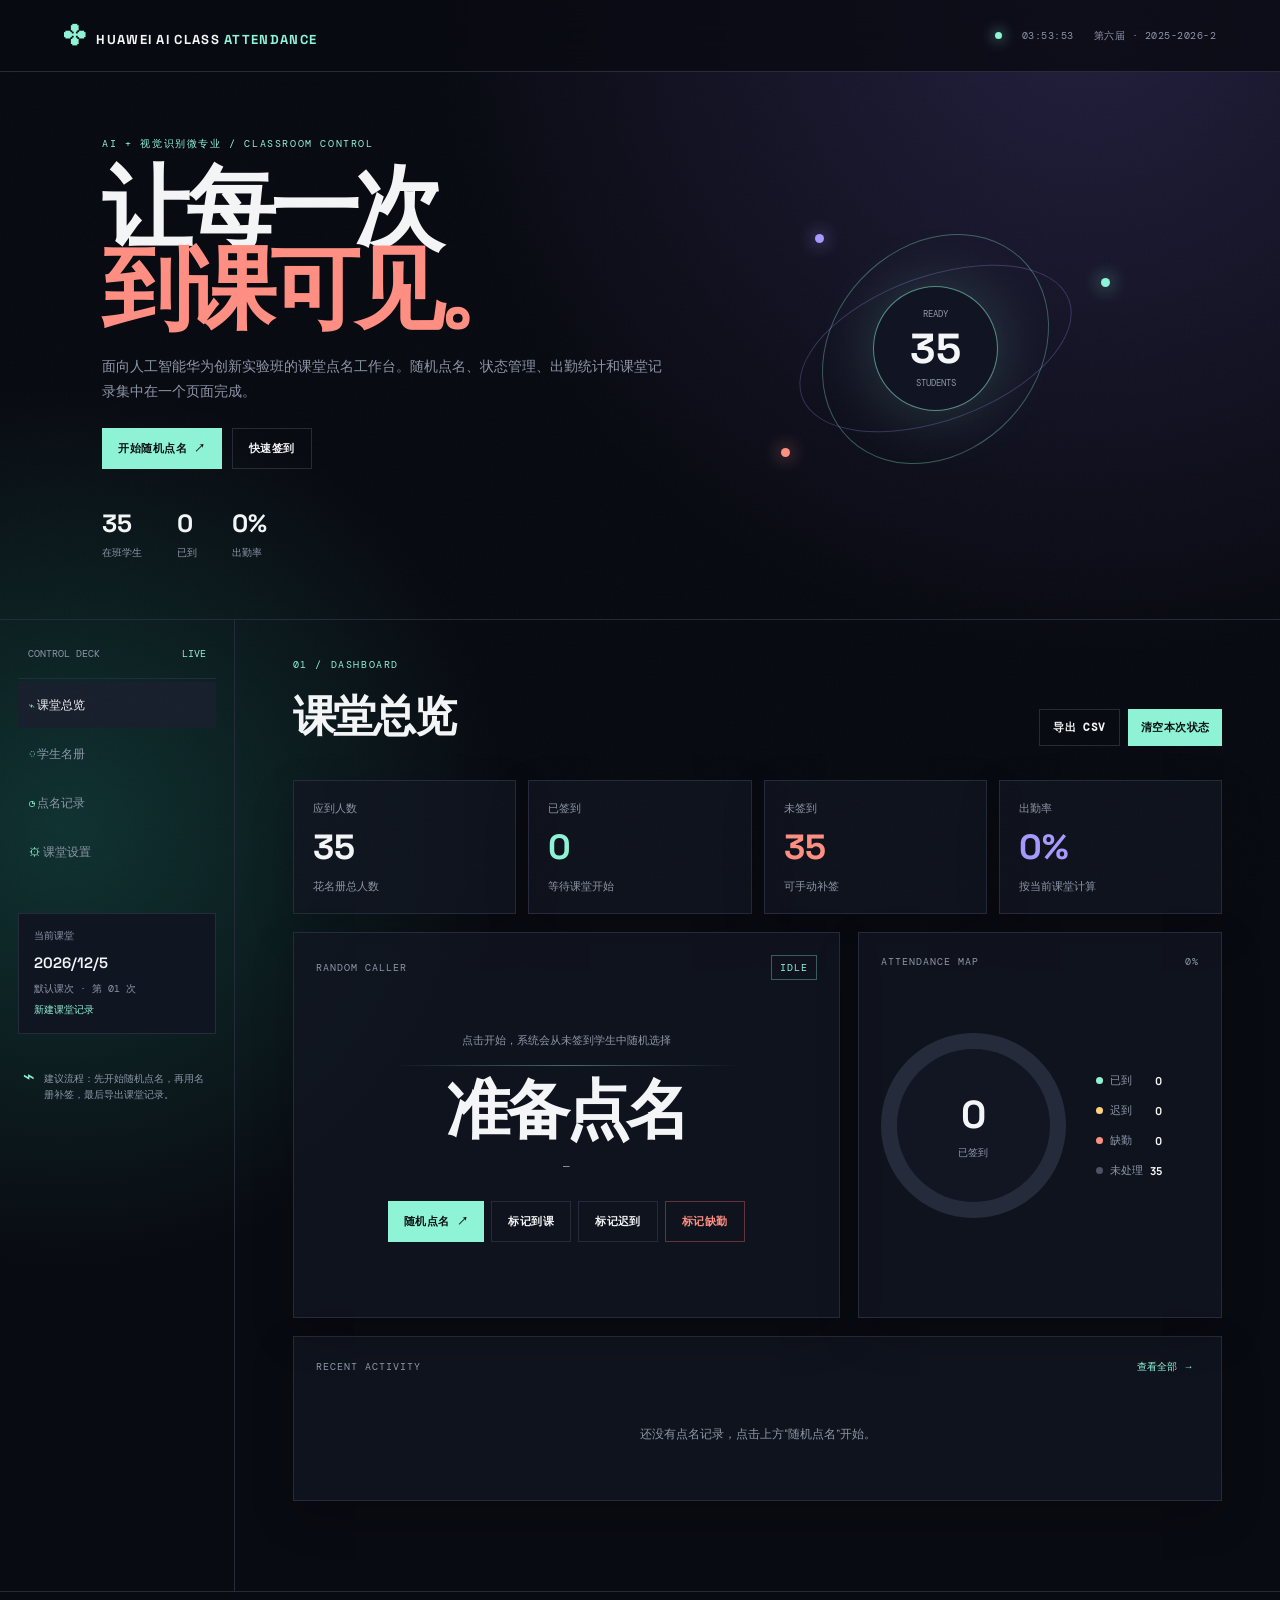
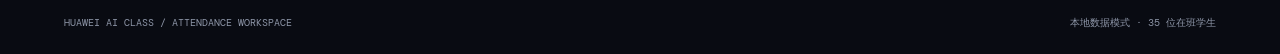
<file: index.html>
<!doctype html><html lang="zh-CN"><head><meta charset="UTF-8"><meta name="viewport" content="width=device-width,initial-scale=1"><title>华为创新实验班 · 点名系统</title><link rel="preconnect" href="https://fonts.googleapis.com"><link href="https://fonts.googleapis.com/css2?family=DM+Mono:wght@400;500&family=Manrope:wght@400;600;700;800&family=Space+Grotesk:wght@500;600;700&display=swap" rel="stylesheet"><link rel="stylesheet" href="attendance.css"></head><body><div class="noise"></div><header><a class="brand"><span class="mark">✣</span><span>HUAWEI AI CLASS <em>ATTENDANCE</em></span></a><div class="header-meta"><span class="green-dot"></span><span id="clock">--:--:--</span><span>第六届 · 2025-2026-2</span></div></header><main><section class="hero"><div><p class="eyebrow">AI + 视觉识别微专业 / CLASSROOM CONTROL</p><h1>让每一次<br><span>到课可见。</span></h1><p>面向人工智能华为创新实验班的课堂点名工作台。随机点名、状态管理、出勤统计和课堂记录集中在一个页面完成。</p><div class="hero-actions"><button class="primary" id="startRoll">开始随机点名 <b>↗</b></button><button class="ghost" id="quickCheck">快速签到</button></div><div class="hero-stats"><div><b id="totalCount">35</b><span>在班学生</span></div><div><b id="presentCount">0</b><span>已到</span></div><div><b id="rateCount">0%</b><span>出勤率</span></div></div></div><div class="hero-orbit"><div class="orbit-ring r1"></div><div class="orbit-ring r2"></div><div class="orbit-core"><small>READY</small><strong id="heroNumber">35</strong><span>STUDENTS</span></div><i class="orbit-dot d1"></i><i class="orbit-dot d2"></i><i class="orbit-dot d3"></i></div></section><section class="workspace"><aside class="sidebar"><div class="side-title">CONTROL DECK <span>LIVE</span></div><button class="side-link active" data-view="dashboard">⌁ <span>课堂总览</span></button><button class="side-link" data-view="students">◌ <span>学生名册</span></button><button class="side-link" data-view="history">◷ <span>点名记录</span></button><button class="side-link" data-view="settings">⚙ <span>课堂设置</span></button><div class="session-card"><small>当前课堂</small><strong id="sessionDate"></strong><span>默认课次 · 第 01 次</span><button id="newSession">新建课堂记录</button></div><div class="tip"><span>⌁</span><p>建议流程：先开始随机点名，再用名册补签，最后导出课堂记录。</p></div></aside><section class="content"><div id="dashboardView" class="view"><div class="content-head"><div><p class="eyebrow">01 / DASHBOARD</p><h2>课堂总览</h2></div><div class="head-actions"><button class="ghost small" id="exportBtn">导出 CSV</button><button class="primary small" id="resetBtn">清空本次状态</button></div></div><div class="metric-grid"><div class="metric"><span>应到人数</span><strong id="mTotal">35</strong><small>花名册总人数</small></div><div class="metric accent"><span>已签到</span><strong id="mPresent">0</strong><small id="mPresentSub">等待课堂开始</small></div><div class="metric warn"><span>未签到</span><strong id="mAbsent">35</strong><small>可手动补签</small></div><div class="metric purple"><span>出勤率</span><strong id="mRate">0%</strong><small>按当前课堂计算</small></div></div><div class="dashboard-grid"><div class="roll-card glass"><div class="card-head"><span>RANDOM CALLER</span><span class="pill" id="rollStatus">IDLE</span></div><div class="caller"><div class="scan-line"></div><small id="rollHint">点击开始，系统会从未签到学生中随机选择</small><strong id="rollName">准备点名</strong><span id="rollMeta">—</span><div class="caller-actions"><button class="primary" id="rollAgain">随机点名 <b>↗</b></button><button class="ghost" id="markPresent">标记到课</button><button class="ghost" id="markLate">标记迟到</button><button class="danger" id="markAbsent">标记缺勤</button></div></div></div><div class="chart-card glass"><div class="card-head"><span>ATTENDANCE MAP</span><span class="mono" id="chartRate">0%</span></div><div class="donut-wrap"><div class="donut" id="donut"><div><strong id="donutNum">0</strong><small>已签到</small></div></div><div class="legend"><span><i class="dot p"></i>已到 <b id="legendP">0</b></span><span><i class="dot l"></i>迟到 <b id="legendL">0</b></span><span><i class="dot a"></i>缺勤 <b id="legendA">0</b></span><span><i class="dot u"></i>未处理 <b id="legendU">35</b></span></div></div></div></div><div class="recent glass"><div class="card-head"><span>RECENT ACTIVITY</span><button class="text-btn" data-view="history">查看全部 →</button></div><div id="recentList" class="recent-list"><div class="empty">还没有点名记录，点击上方“随机点名”开始。</div></div></div></div><div id="studentsView" class="view hidden"><div class="content-head"><div><p class="eyebrow">02 / ROSTER</p><h2>学生名册</h2></div><div class="head-actions"><button class="ghost small" id="selectAll">全选</button><button class="primary small" id="batchPresent">批量签到</button></div></div><div class="filters glass"><input id="search" placeholder="搜索姓名、学号、学院或专业…"><select id="statusFilter"><option value="all">全部状态</option><option value="unmarked">未处理</option><option value="present">已签到</option><option value="late">迟到</option><option value="absent">缺勤</option></select><select id="collegeFilter"><option value="all">全部学院</option></select></div><div id="roster" class="roster glass"></div></div><div id="historyView" class="view hidden"><div class="content-head"><div><p class="eyebrow">03 / HISTORY</p><h2>点名记录</h2></div><button class="ghost small" id="clearHistory">清空历史记录</button></div><div id="historyList" class="history-list"></div></div><div id="settingsView" class="view hidden"><div class="content-head"><div><p class="eyebrow">04 / SETTINGS</p><h2>课堂设置</h2></div></div><div class="settings-card glass"><label>课程名称<input id="className" value="第六届人工智能华为创新实验班"></label><label>点名动画速度<select id="rollSpeed"><option value="fast">快速</option><option value="normal" selected>标准</option><option value="slow">慢速</option></select></label><label>点名后自动聚焦<button class="toggle on" id="focusToggle"><i></i></button></label><div class="settings-note">设置只保存在当前浏览器，不会上传学生信息。</div></div></div></section></section></main><div id="toast" class="toast"></div><footer><span>HUAWEI AI CLASS / ATTENDANCE WORKSPACE</span><span>本地数据模式 · 35 位在班学生</span></footer><script src="students.js"></script><script src="attendance.js"></script></body></html>
</file>
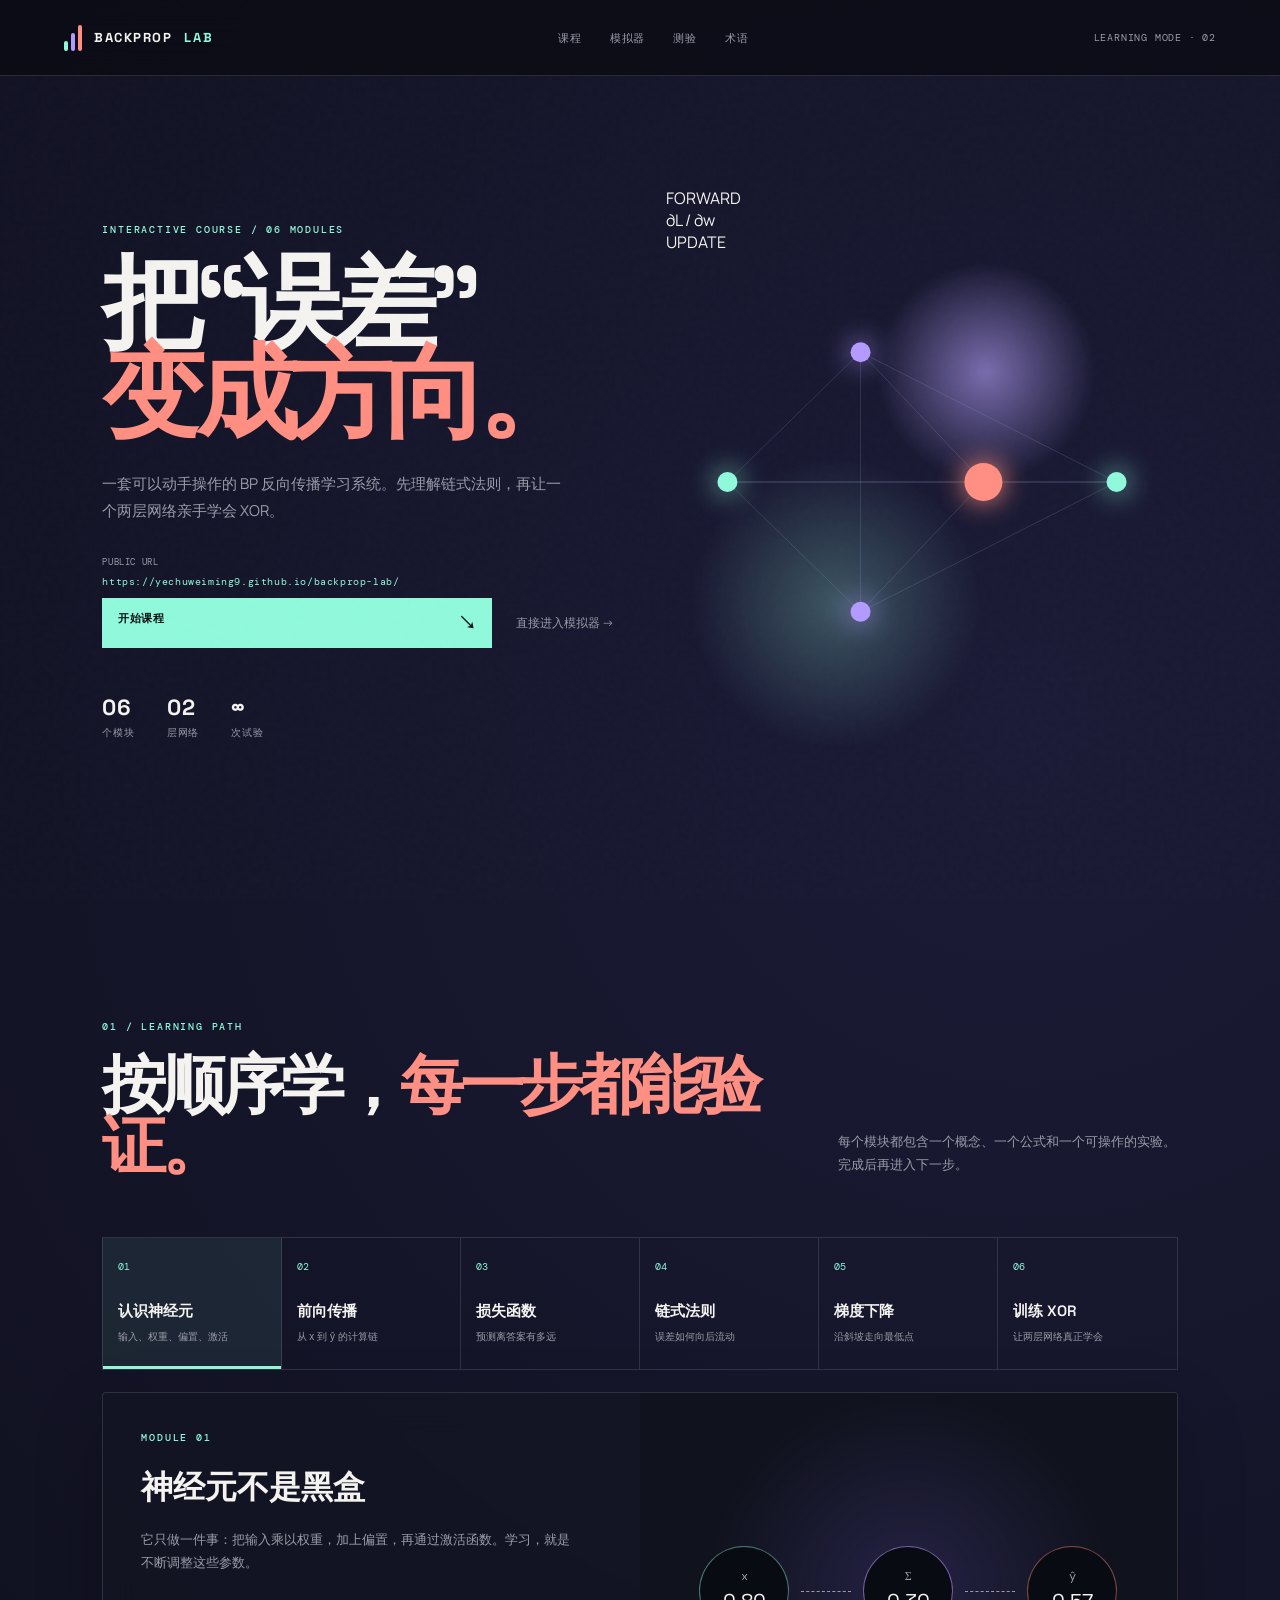
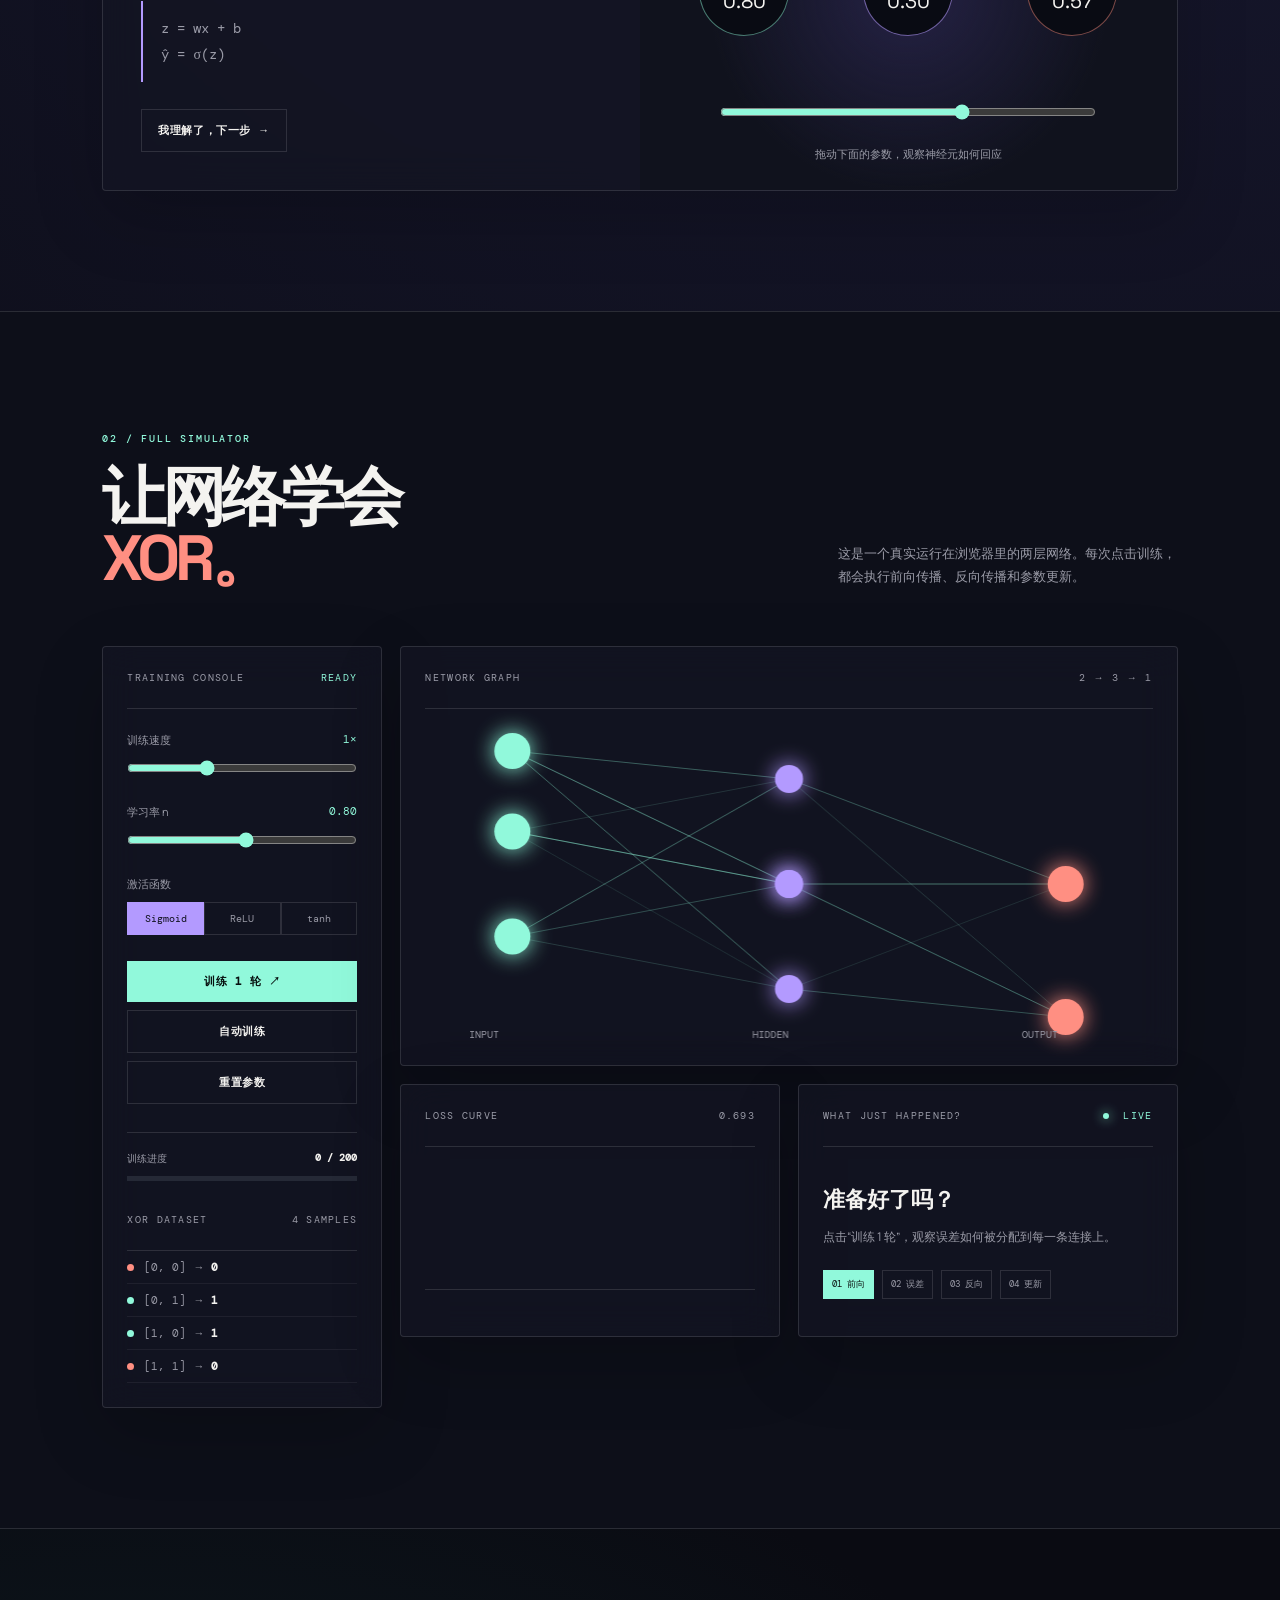
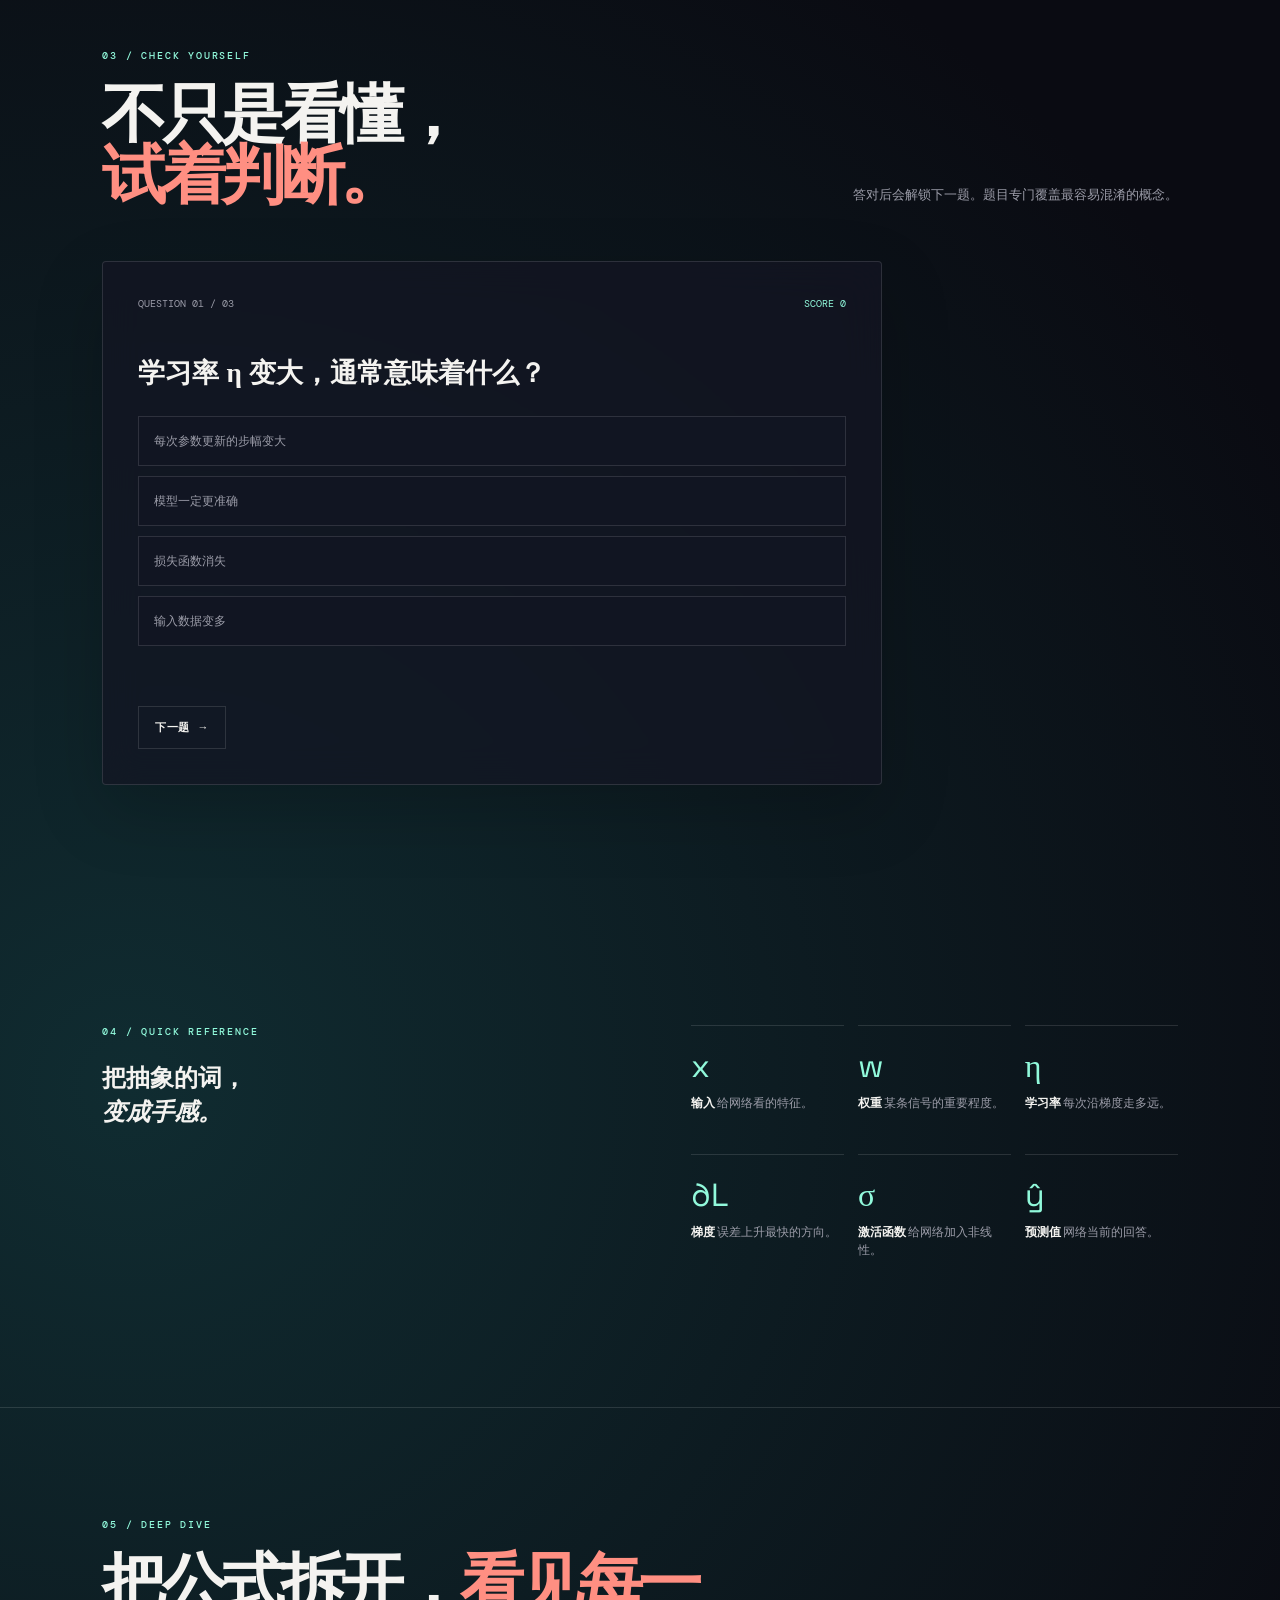
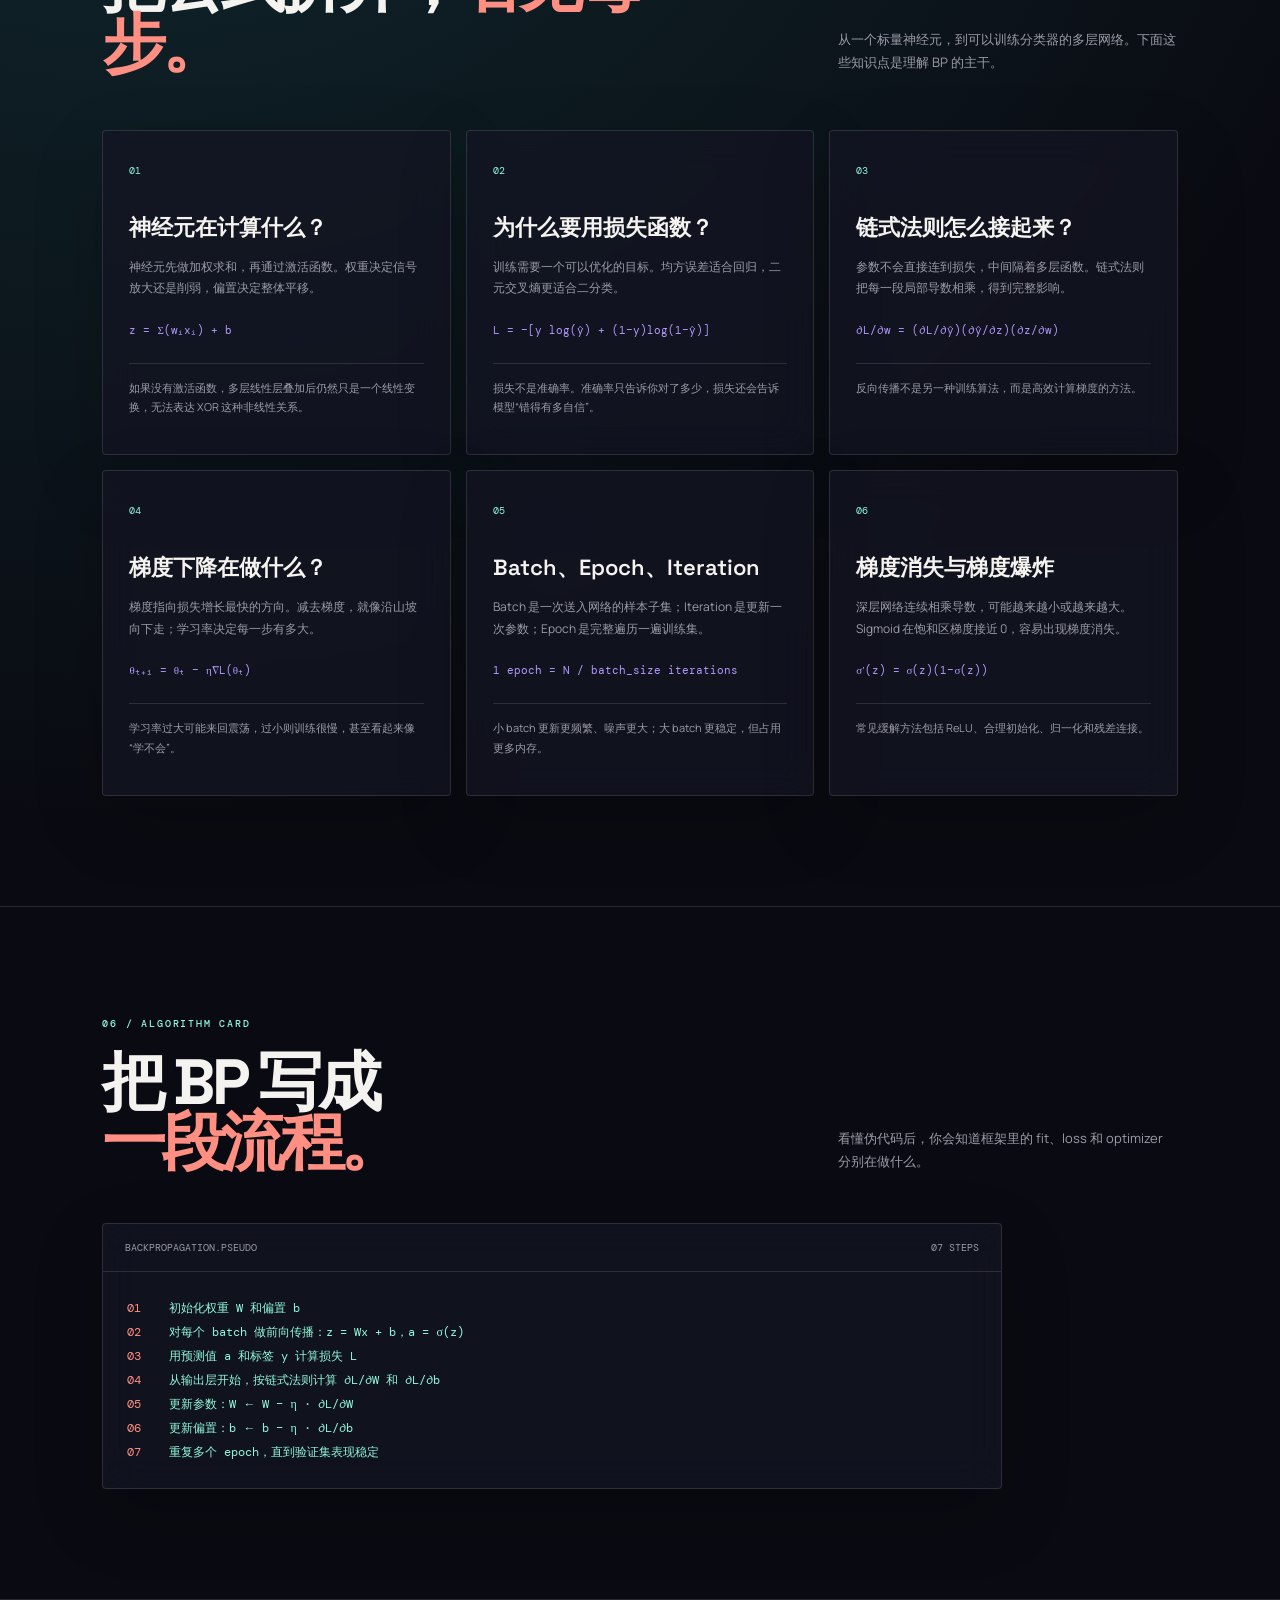
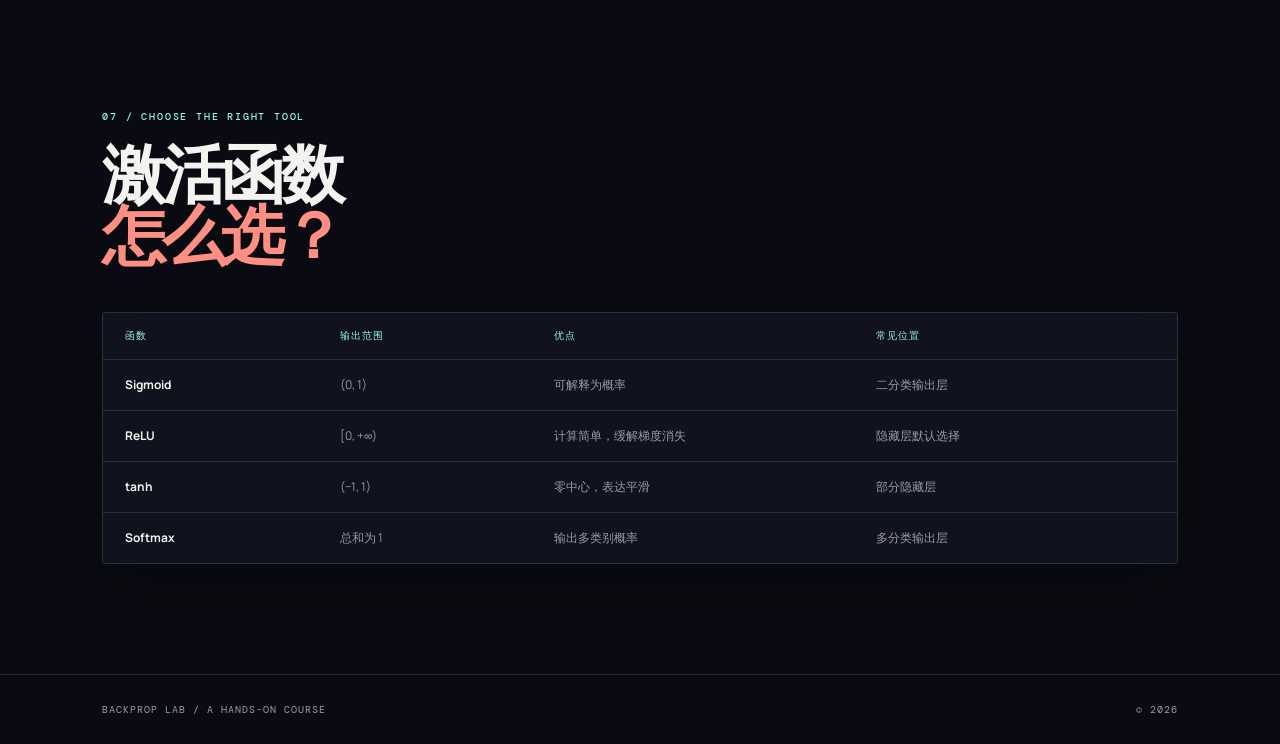
<file: bp.html>
<!doctype html><html lang="zh-CN"><head><meta charset="UTF-8"><meta name="viewport" content="width=device-width,initial-scale=1"><title>BACKPROP LAB · BP反向传播学习系统</title><link rel="preconnect" href="https://fonts.googleapis.com"><link href="https://fonts.googleapis.com/css2?family=DM+Mono:wght@400;500&family=Manrope:wght@400;600;700;800&family=Space+Grotesk:wght@500;600;700&display=swap" rel="stylesheet"><link rel="stylesheet" href="bp.css"></head><body><div class="noise"></div><header class="topbar"><a class="brand" href="#top"><span class="brand-mark"><i></i><i></i><i></i></span>BACKPROP <em>LAB</em></a><nav><a href="#learn">课程</a><a href="#simulator">模拟器</a><a href="#quiz">测验</a><a href="#glossary">术语</a></nav><span class="top-meta"><i></i> LEARNING MODE · 02</span></header><main id="top"><section class="hero"><div><p class="eyebrow">INTERACTIVE COURSE / 06 MODULES</p><h1>把“误差”<br><span>变成方向。</span></h1><p class="hero-lede">一套可以动手操作的 BP 反向传播学习系统。先理解链式法则，再让一个两层网络亲手学会 XOR。</p><p class="site-url"><span>PUBLIC URL</span><a href="https://yechuweiming9.github.io/backprop-lab/" target="_blank" rel="noreferrer">https://yechuweiming9.github.io/backprop-lab/</a></p><div class="hero-actions"><a class="primary-btn" href="#learn">开始课程 <b>↘</b></a><a class="text-link" href="#simulator">直接进入模拟器 →</a></div><div class="hero-stats"><span><b>06</b> 个模块</span><span><b>02</b> 层网络</span><span><b>∞</b> 次试验</span></div></div><div class="hero-visual"><div class="orb orb-a"></div><div class="orb orb-b"></div><canvas id="heroCanvas"></canvas><div class="hero-tag tag-a">FORWARD</div><div class="hero-tag tag-b">∂L / ∂w</div><div class="hero-tag tag-c">UPDATE</div></div></section><section id="learn" class="course-section"><div class="section-head"><div><p class="eyebrow">01 / LEARNING PATH</p><h2>按顺序学，<i>每一步都能验证。</i></h2></div><p>每个模块都包含一个概念、一个公式和一个可操作的实验。完成后再进入下一步。</p></div><div class="module-grid"><button class="module active" data-module="0"><span>01</span><strong>认识神经元</strong><small>输入、权重、偏置、激活</small></button><button class="module" data-module="1"><span>02</span><strong>前向传播</strong><small>从 x 到 ŷ 的计算链</small></button><button class="module" data-module="2"><span>03</span><strong>损失函数</strong><small>预测离答案有多远</small></button><button class="module" data-module="3"><span>04</span><strong>链式法则</strong><small>误差如何向后流动</small></button><button class="module" data-module="4"><span>05</span><strong>梯度下降</strong><small>沿斜坡走向最低点</small></button><button class="module" data-module="5"><span>06</span><strong>训练 XOR</strong><small>让两层网络真正学会</small></button></div><div class="lesson-card glass-card"><div class="lesson-copy"><p class="eyebrow" id="lessonEyebrow">MODULE 01</p><h3 id="lessonTitle">神经元不是黑盒</h3><p id="lessonText">它只做一件事：把输入乘以权重，加上偏置，再通过激活函数。学习，就是不断调整这些参数。</p><div class="formula" id="lessonFormula">z = wx + b<br><b>ŷ = σ(z)</b></div><button class="ghost-btn" id="nextLesson">我理解了，下一步 →</button></div><div class="lesson-demo"><div class="mini-node input-node">x<br><b id="lessonX">0.80</b></div><div class="mini-line"></div><div class="mini-node sum-node">Σ<br><b id="lessonZ">0.30</b></div><div class="mini-line"></div><div class="mini-node output-node">ŷ<br><b id="lessonY">0.57</b></div><div class="demo-caption">拖动下面的参数，观察神经元如何回应</div><input id="lessonSlider" type="range" min="-1" max="1" step=".01" value=".3"></div></div></section><section id="simulator" class="sim-section"><div class="section-head"><div><p class="eyebrow">02 / FULL SIMULATOR</p><h2>让网络学会<br><i>XOR。</i></h2></div><p>这是一个真实运行在浏览器里的两层网络。每次点击训练，都会执行前向传播、反向传播和参数更新。</p></div><div class="sim-grid"><aside class="control-panel glass-card"><div class="panel-head"><span>TRAINING CONSOLE</span><span class="pill" id="runState">READY</span></div><label>训练速度 <output id="speedOut">1×</output></label><input id="speedRange" type="range" min="1" max="10" value="4"><label>学习率 η <output id="simLrOut">0.80</output></label><input id="simLr" type="range" min=".05" max="1.5" step=".05" value=".8"><label>激活函数</label><div class="segmented"><button class="active" data-act="sigmoid">Sigmoid</button><button data-act="relu">ReLU</button><button data-act="tanh">tanh</button></div><div class="console-actions"><button id="trainOnce" class="primary-btn">训练 1 轮 ↗</button><button id="autoTrain" class="ghost-btn">自动训练</button><button id="resetSim" class="ghost-btn">重置参数</button></div><div class="progress-wrap"><div><span>训练进度</span><b id="epochLabel">0 / 200</b></div><div class="progress"><i id="progressBar"></i></div></div><div class="dataset"><div class="panel-head"><span>XOR DATASET</span><span>4 SAMPLES</span></div><div class="data-row"><span class="dot p0"></span>[0, 0] → <b>0</b></div><div class="data-row"><span class="dot p1"></span>[0, 1] → <b>1</b></div><div class="data-row"><span class="dot p1"></span>[1, 0] → <b>1</b></div><div class="data-row"><span class="dot p0"></span>[1, 1] → <b>0</b></div></div></aside><div class="sim-main"><div class="network-card glass-card"><div class="panel-head"><span>NETWORK GRAPH</span><span class="mono">2 → 3 → 1</span></div><canvas id="networkCanvas"></canvas></div><div class="sim-bottom"><div class="chart-card glass-card"><div class="panel-head"><span>LOSS CURVE</span><span id="lossValue" class="mono">0.693</span></div><canvas id="lossCanvas"></canvas></div><div class="insight-card glass-card"><div class="panel-head"><span>WHAT JUST HAPPENED?</span><span class="live-pill"><i></i> LIVE</span></div><h3 id="insightTitle">准备好了吗？</h3><p id="insightText">点击“训练 1 轮”，观察误差如何被分配到每一条连接上。</p><div class="step-log" id="stepLog"><span class="active">01 前向</span><span>02 误差</span><span>03 反向</span><span>04 更新</span></div></div></div></div></div></section><section id="quiz" class="quiz-section"><div class="section-head"><div><p class="eyebrow">03 / CHECK YOURSELF</p><h2>不只是看懂，<br><i>试着判断。</i></h2></div><p>答对后会解锁下一题。题目专门覆盖最容易混淆的概念。</p></div><div class="quiz-card glass-card"><div class="quiz-top"><span id="quizCount">QUESTION 01 / 03</span><span id="quizScore">SCORE 0</span></div><h3 id="quizQuestion">学习率 η 变大，通常意味着什么？</h3><div class="answers" id="answers"></div><p id="quizFeedback" class="feedback"></p><button id="nextQuiz" class="ghost-btn" disabled>下一题 →</button></div></section><section id="glossary" class="glossary-section"><div><p class="eyebrow">04 / QUICK REFERENCE</p><h2>把抽象的词，<br><i>变成手感。</i></h2></div><div class="glossary-grid"><div><span>x</span><p><b>输入</b> 给网络看的特征。</p></div><div><span>w</span><p><b>权重</b> 某条信号的重要程度。</p></div><div><span>η</span><p><b>学习率</b> 每次沿梯度走多远。</p></div><div><span>∂L</span><p><b>梯度</b> 误差上升最快的方向。</p></div><div><span>σ</span><p><b>激活函数</b> 给网络加入非线性。</p></div><div><span>ŷ</span><p><b>预测值</b> 网络当前的回答。</p></div></div></section></main><section class="knowledge-section"><div class="section-head"><div><p class="eyebrow">05 / DEEP DIVE</p><h2>把公式拆开，<i>看见每一步。</i></h2></div><p>从一个标量神经元，到可以训练分类器的多层网络。下面这些知识点是理解 BP 的主干。</p></div><div class="knowledge-grid"><article class="knowledge-card glass-card"><span class="k-num">01</span><h3>神经元在计算什么？</h3><p>神经元先做加权求和，再通过激活函数。权重决定信号放大还是削弱，偏置决定整体平移。</p><code>z = Σ(wᵢxᵢ) + b</code><p class="note">如果没有激活函数，多层线性层叠加后仍然只是一个线性变换，无法表达 XOR 这种非线性关系。</p></article><article class="knowledge-card glass-card"><span class="k-num">02</span><h3>为什么要用损失函数？</h3><p>训练需要一个可以优化的目标。均方误差适合回归，二元交叉熵更适合二分类。</p><code>L = −[y log(ŷ) + (1−y)log(1−ŷ)]</code><p class="note">损失不是准确率。准确率只告诉你对了多少，损失还会告诉模型“错得有多自信”。</p></article><article class="knowledge-card glass-card"><span class="k-num">03</span><h3>链式法则怎么接起来？</h3><p>参数不会直接连到损失，中间隔着多层函数。链式法则把每一段局部导数相乘，得到完整影响。</p><code>∂L/∂w = (∂L/∂ŷ)(∂ŷ/∂z)(∂z/∂w)</code><p class="note">反向传播不是另一种训练算法，而是高效计算梯度的方法。</p></article><article class="knowledge-card glass-card"><span class="k-num">04</span><h3>梯度下降在做什么？</h3><p>梯度指向损失增长最快的方向。减去梯度，就像沿山坡向下走；学习率决定每一步有多大。</p><code>θₜ₊₁ = θₜ − η∇L(θₜ)</code><p class="note">学习率过大可能来回震荡，过小则训练很慢，甚至看起来像“学不会”。</p></article><article class="knowledge-card glass-card"><span class="k-num">05</span><h3>Batch、Epoch、Iteration</h3><p>Batch 是一次送入网络的样本子集；Iteration 是更新一次参数；Epoch 是完整遍历一遍训练集。</p><code>1 epoch = N / batch_size iterations</code><p class="note">小 batch 更新更频繁、噪声更大；大 batch 更稳定，但占用更多内存。</p></article><article class="knowledge-card glass-card"><span class="k-num">06</span><h3>梯度消失与梯度爆炸</h3><p>深层网络连续相乘导数，可能越来越小或越来越大。Sigmoid 在饱和区梯度接近 0，容易出现梯度消失。</p><code>σ′(z) = σ(z)(1−σ(z))</code><p class="note">常见缓解方法包括 ReLU、合理初始化、归一化和残差连接。</p></article></div></section>
<section class="pseudocode-section"><div class="section-head"><div><p class="eyebrow">06 / ALGORITHM CARD</p><h2>把 BP 写成<br><i>一段流程。</i></h2></div><p>看懂伪代码后，你会知道框架里的 fit、loss 和 optimizer 分别在做什么。</p></div><div class="code-card glass-card"><div class="code-head"><span>BACKPROPAGATION.PSEUDO</span><span>07 STEPS</span></div><pre><span class="ln">01</span> 初始化权重 W 和偏置 b<br><span class="ln">02</span> 对每个 batch 做前向传播：z = Wx + b，a = σ(z)<br><span class="ln">03</span> 用预测值 a 和标签 y 计算损失 L<br><span class="ln">04</span> 从输出层开始，按链式法则计算 ∂L/∂W 和 ∂L/∂b<br><span class="ln">05</span> 更新参数：W ← W − η · ∂L/∂W<br><span class="ln">06</span> 更新偏置：b ← b − η · ∂L/∂b<br><span class="ln">07</span> 重复多个 epoch，直到验证集表现稳定</pre></div></section>
<section class="compare-section"><div class="section-head"><div><p class="eyebrow">07 / CHOOSE THE RIGHT TOOL</p><h2>激活函数<br><i>怎么选？</i></h2></div></div><div class="compare-table glass-card"><div class="compare-row compare-head"><span>函数</span><span>输出范围</span><span>优点</span><span>常见位置</span></div><div class="compare-row"><b>Sigmoid</b><span>(0, 1)</span><span>可解释为概率</span><span>二分类输出层</span></div><div class="compare-row"><b>ReLU</b><span>[0, +∞)</span><span>计算简单，缓解梯度消失</span><span>隐藏层默认选择</span></div><div class="compare-row"><b>tanh</b><span>(−1, 1)</span><span>零中心，表达平滑</span><span>部分隐藏层</span></div><div class="compare-row"><b>Softmax</b><span>总和为 1</span><span>输出多类别概率</span><span>多分类输出层</span></div></div></section><footer><span>BACKPROP LAB / A HANDS-ON COURSE</span><span>© 2026</span></footer><script src="bp.js"></script></body></html>
</file>
<file: attendance.css>
:root{--bg:#090b12;--panel:#121622;--line:#252b3b;--ink:#f4f5f6;--muted:#8e96a8;--cyan:#8ff3d6;--violet:#a899ff;--coral:#ff8f83;--yellow:#ffd27c}*{box-sizing:border-box}body{margin:0;background:radial-gradient(circle at 85% 0,#24203f,transparent 33%),radial-gradient(circle at 5% 50%,#103331,transparent 30%),var(--bg);color:var(--ink);font-family:Manrope,system-ui,sans-serif}.noise{position:fixed;inset:0;opacity:.035;pointer-events:none;background-image:url("data:image/svg+xml,%3Csvg xmlns='http://www.w3.org/2000/svg' width='180' height='180'%3E%3Cfilter id='n'%3E%3CfeTurbulence baseFrequency='.8' numOctaves='3'/%3E%3C/filter%3E%3Crect width='100%25' height='100%25' filter='url(%23n)' opacity='.7'/%3E%3C/svg%3E")}header{height:72px;padding:0 5vw;display:flex;align-items:center;justify-content:space-between;border-bottom:1px solid var(--line);background:#090b12cc;backdrop-filter:blur(18px);position:sticky;top:0;z-index:10}.brand{font:700 13px 'Space Grotesk';letter-spacing:.1em}.brand em{font-style:normal;color:var(--cyan)}.mark{color:var(--cyan);font-size:22px;margin-right:9px}.header-meta{display:flex;gap:20px;color:var(--muted);font:10px 'DM Mono';letter-spacing:.05em}.green-dot{width:7px;height:7px;border-radius:50%;background:var(--cyan);box-shadow:0 0 14px var(--cyan);margin-top:3px}.hero{display:grid;grid-template-columns:1.1fr .9fr;min-height:390px;padding:65px 8vw 58px;align-items:center}.eyebrow{font:10px 'DM Mono';letter-spacing:.16em;color:var(--cyan);margin:0 0 17px}.hero h1{font:800 clamp(52px,7vw,90px) 'Space Grotesk';line-height:.9;letter-spacing:-.07em;margin:0}.hero h1 span,h2 i{color:var(--coral);font-style:normal}.hero p:not(.eyebrow){max-width:570px;color:var(--muted);line-height:1.8;font-size:14px;margin:24px 0}.hero-actions{display:flex;gap:10px}.primary,.ghost,.danger{border:0;cursor:pointer;padding:12px 16px;font:600 11px 'DM Mono';letter-spacing:.04em}.primary{background:var(--cyan);color:#07100f}.ghost{background:transparent;color:var(--ink);border:1px solid var(--line)}.danger{background:transparent;color:var(--coral);border:1px solid #63323a}.small{padding:10px 13px}.hero-stats{display:flex;gap:35px;margin-top:38px}.hero-stats b{display:block;font:700 25px 'Space Grotesk'}.hero-stats span{font:10px 'DM Mono';color:var(--muted)}.hero-orbit{height:310px;position:relative;display:grid;place-items:center}.orbit-ring{position:absolute;border:1px solid #9e96ff44;border-radius:50%;transform:rotate(-20deg)}.r1{width:285px;height:145px}.r2{width:205px;height:250px;transform:rotate(43deg);border-color:#8ff3d655}.orbit-core{width:125px;height:125px;border-radius:50%;display:flex;flex-direction:column;align-items:center;justify-content:center;background:#111523;border:1px solid #8ff3d688;box-shadow:0 0 65px #8ff3d633}.orbit-core small,.orbit-core span{font:9px 'DM Mono';color:var(--muted)}.orbit-core strong{font:700 42px 'Space Grotesk';margin:2px}.orbit-dot{position:absolute;width:9px;height:9px;border-radius:50%;background:var(--cyan);box-shadow:0 0 18px var(--cyan)}.d1{top:27%;right:14%}.d2{bottom:15%;left:18%;background:var(--coral);box-shadow:0 0 18px var(--coral)}.d3{top:13%;left:25%;background:var(--violet);box-shadow:0 0 18px var(--violet)}.workspace{display:grid;grid-template-columns:235px 1fr;border-top:1px solid var(--line);min-height:760px}.sidebar{border-right:1px solid var(--line);padding:27px 18px}.side-title{font:10px 'DM Mono';color:var(--muted);padding:0 10px 18px;border-bottom:1px solid var(--line)}.side-title span{float:right;color:var(--cyan)}.side-link{width:100%;padding:14px 11px;text-align:left;background:transparent;color:var(--muted);border:0;cursor:pointer;font:12px Manrope;margin-top:3px}.side-link.active,.side-link:hover{background:#19202d;color:var(--ink)}.side-link:first-letter{color:var(--cyan)}.session-card{border:1px solid var(--line);padding:15px;margin-top:38px;background:#101522}.session-card small,.session-card span{display:block;color:var(--muted);font:10px 'DM Mono'}.session-card strong{display:block;margin:10px 0;font:600 15px 'Space Grotesk'}.session-card button{background:transparent;border:0;color:var(--cyan);padding:0;font:10px 'DM Mono';cursor:pointer}.tip{display:flex;gap:9px;margin:26px 5px;color:var(--muted);font-size:10px;line-height:1.6}.tip span{color:var(--cyan);font-size:20px}.content{padding:38px 4.5vw 90px;min-width:0}.content-head{display:flex;justify-content:space-between;align-items:end}.content-head h2{font:700 43px 'Space Grotesk';letter-spacing:-.06em;margin:0}.head-actions{display:flex;gap:8px}.metric-grid{display:grid;grid-template-columns:repeat(4,1fr);gap:12px;margin:34px 0 18px}.metric,.glass{background:rgba(18,22,34,.76);border:1px solid var(--line);box-shadow:0 16px 40px #0003}.metric{padding:19px}.metric span,.metric small{display:block;color:var(--muted);font-size:11px}.metric strong{display:block;font:700 35px 'Space Grotesk';margin:9px 0}.metric.accent strong{color:var(--cyan)}.metric.warn strong{color:var(--coral)}.metric.purple strong{color:var(--violet)}.dashboard-grid{display:grid;grid-template-columns:1.2fr .8fr;gap:18px}.glass{padding:22px}.card-head{display:flex;justify-content:space-between;align-items:center;color:var(--muted);font:10px 'DM Mono';letter-spacing:.1em}.pill{color:var(--cyan);border:1px solid #8ff3d655;padding:5px 8px}.caller{min-height:315px;display:flex;flex-direction:column;align-items:center;justify-content:center;position:relative;text-align:center}.caller small{color:var(--muted);font-size:11px}.caller strong{font:700 clamp(38px,5vw,64px) 'Space Grotesk';margin:19px 0 6px;letter-spacing:-.06em}.caller span{color:var(--muted);font:11px 'DM Mono'}.caller-actions{display:flex;flex-wrap:wrap;justify-content:center;gap:7px;margin-top:27px}.scan-line{position:absolute;width:70%;height:1px;background:linear-gradient(90deg,transparent,var(--cyan),transparent);top:27%;opacity:.4}.donut-wrap{display:flex;align-items:center;gap:30px;min-height:315px}.donut{width:185px;height:185px;border-radius:50%;display:grid;place-items:center;background:conic-gradient(var(--cyan) 0deg,#252b3b 0deg);position:relative}.donut:after{content:'';position:absolute;inset:16px;border-radius:50%;background:#121622}.donut div{z-index:1;text-align:center}.donut strong{display:block;font:700 39px 'Space Grotesk'}.donut small{font:10px 'DM Mono';color:var(--muted)}.legend{display:grid;gap:14px;font-size:11px;color:var(--muted)}.legend span{display:flex;gap:7px;align-items:center}.legend b{margin-left:auto;color:var(--ink)}.dot{width:7px;height:7px;border-radius:50%;display:inline-block}.dot.p{background:var(--cyan)}.dot.l{background:var(--yellow)}.dot.a{background:var(--coral)}.dot.u{background:#4c5364}.recent{margin-top:18px}.text-btn{border:0;background:none;color:var(--cyan);font:10px 'DM Mono';cursor:pointer}.recent-list{margin-top:15px}.recent-row{display:grid;grid-template-columns:1fr 100px 80px;gap:10px;padding:12px 0;border-bottom:1px solid #202637;font-size:12px}.recent-row small{color:var(--muted);font:10px 'DM Mono'}.status{font:10px 'DM Mono';text-align:right}.status.present{color:var(--cyan)}.status.late{color:var(--yellow)}.status.absent{color:var(--coral)}.empty{text-align:center;color:var(--muted);padding:35px;font-size:12px}.hidden{display:none}.filters{display:flex;gap:10px;margin:26px 0 15px;padding:15px}.filters input,.filters select,.settings-card input,.settings-card select{background:#0c101a;border:1px solid var(--line);color:var(--ink);padding:11px;font:11px Manrope}.filters input{flex:1}.roster{padding:0 18px}.roster-row{display:grid;grid-template-columns:34px 1.2fr 1.3fr 1.2fr 100px 90px;align-items:center;gap:10px;padding:13px 0;border-bottom:1px solid #202637;font-size:11px}.roster-row.head{color:var(--muted);font:10px 'DM Mono'}.roster-row small{display:block;color:var(--muted);font-size:10px;margin-top:4px}.row-actions{display:flex;gap:5px}.row-actions button{background:transparent;border:1px solid var(--line);color:var(--muted);font:9px 'DM Mono';padding:5px;cursor:pointer}.row-actions button:hover{color:var(--cyan);border-color:var(--cyan)}.history-list{margin-top:25px}.history-item{display:flex;justify-content:space-between;padding:16px 20px;background:#121622;border:1px solid var(--line);margin-bottom:8px;font-size:12px}.history-item small{color:var(--muted);font:10px 'DM Mono'}.settings-card{max-width:650px;margin-top:27px;padding:27px;display:grid;gap:22px}.settings-card label{display:grid;grid-template-columns:170px 1fr;align-items:center;color:var(--muted);font-size:12px}.settings-card .toggle{justify-self:start;width:44px;height:24px;border-radius:20px;border:0;background:#374053;padding:3px}.toggle.on{background:var(--cyan)}.toggle i{display:block;width:18px;height:18px;border-radius:50%;background:#fff;transition:.2s}.toggle.on i{transform:translateX(20px)}.settings-note{padding-top:17px;border-top:1px solid var(--line);font-size:11px;color:var(--muted)}.toast{position:fixed;bottom:25px;right:25px;padding:14px 18px;background:#182d2a;border:1px solid var(--cyan);color:var(--cyan);font:11px 'DM Mono';opacity:0;transform:translateY(10px);transition:.25s;z-index:20}.toast.show{opacity:1;transform:translateY(0)}footer{display:flex;justify-content:space-between;padding:24px 5vw;border-top:1px solid var(--line);color:var(--muted);font:10px 'DM Mono'}
@media(max-width:1000px){.workspace{grid-template-columns:1fr}.sidebar{display:flex;gap:6px;align-items:center;border-right:0;border-bottom:1px solid var(--line);padding:12px}.side-title,.session-card,.tip{display:none}.side-link{width:auto}.dashboard-grid{grid-template-columns:1fr}}@media(max-width:700px){.header-meta span:last-child{display:none}.hero{grid-template-columns:1fr;padding:50px 7vw}.hero-orbit{height:230px}.metric-grid{grid-template-columns:repeat(2,1fr)}.content{padding:32px 5vw}.content-head{display:block}.head-actions{margin-top:18px}.filters{flex-wrap:wrap}.filters input{flex-basis:100%}.roster{overflow:auto}.roster-row{min-width:730px}.donut-wrap{justify-content:center;flex-wrap:wrap}.recent-row{grid-template-columns:1fr 70px 60px}.settings-card label{grid-template-columns:1fr;gap:8px}}
</file>
<file: bp.css>
:root{--bg:#0a0b12;--ink:#f4f3f0;--muted:#9b9ca8;--line:rgba(255,255,255,.12);--cyan:#91f9db;--violet:#b39aff;--coral:#ff8f82;--card:rgba(20,22,35,.72)}*{box-sizing:border-box}html{scroll-behavior:smooth}body{margin:0;background:radial-gradient(circle at 80% 10%,#1b1b37 0,transparent 35%),radial-gradient(circle at 10% 60%,#102c31 0,transparent 30%),var(--bg);color:var(--ink);font-family:Manrope,system-ui,sans-serif;overflow-x:hidden}.noise{position:fixed;inset:0;opacity:.035;pointer-events:none;background-image:url("data:image/svg+xml,%3Csvg viewBox='0 0 180 180' xmlns='http://www.w3.org/2000/svg'%3E%3Cfilter id='n'%3E%3CfeTurbulence type='fractalNoise' baseFrequency='.9' numOctaves='3' stitchTiles='stitch'/%3E%3C/filter%3E%3Crect width='100%25' height='100%25' filter='url(%23n)' opacity='.5'/%3E%3C/svg%3E")}.topbar{height:76px;display:flex;align-items:center;justify-content:space-between;padding:0 5vw;border-bottom:1px solid var(--line);position:sticky;top:0;z-index:5;background:rgba(10,11,18,.7);backdrop-filter:blur(18px)}.brand{display:flex;align-items:center;gap:12px;color:var(--ink);text-decoration:none;font:700 13px 'Space Grotesk';letter-spacing:.12em}.brand em{font-style:normal;color:var(--cyan)}.brand-mark{display:flex;gap:3px;align-items:end}.brand-mark i{display:block;width:4px;border-radius:2px;background:var(--cyan)}.brand-mark i:nth-child(1){height:10px}.brand-mark i:nth-child(2){height:18px;background:var(--violet)}.brand-mark i:nth-child(3){height:26px;background:var(--coral)}nav{display:flex;gap:28px}nav a,.top-meta{font-size:11px;color:var(--muted);text-decoration:none;letter-spacing:.08em}.top-meta{font-family:'DM Mono';font-size:10px}.status-dot,.live-pill i{display:inline-block;width:6px;height:6px;background:var(--cyan);border-radius:50%;box-shadow:0 0 12px var(--cyan);margin-right:7px}.hero{min-height:calc(100vh - 76px);display:grid;grid-template-columns:1fr 1fr;align-items:center;padding:7vw 8vw 8vw;gap:4vw}.eyebrow{font:500 10px 'DM Mono';letter-spacing:.18em;color:var(--cyan);margin:0 0 22px}.hero h1{font:800 clamp(56px,8vw,124px) 'Space Grotesk';line-height:.88;letter-spacing:-.08em;margin:0}.hero h1 span,.section-intro i{color:var(--coral);font-style:normal}.hero-lede{max-width:470px;color:var(--muted);font-size:15px;line-height:1.8;margin:32px 0}.scroll-cue{color:var(--ink);text-decoration:none;font:500 10px 'DM Mono';letter-spacing:.1em}.scroll-cue span{color:var(--cyan);font-size:18px;vertical-align:-2px;margin-right:10px}.hero-visual{height:590px;position:relative}.hero-visual canvas,.neuron-stage canvas{position:absolute;inset:0;width:100%;height:100%}.orb{position:absolute;border-radius:50%;filter:blur(1px);mix-blend-mode:screen}.orb-a{width:230px;height:230px;background:radial-gradient(circle,#b39aff99 0,transparent 67%);top:12%;right:15%;animation:float 7s ease-in-out infinite}.orb-b{width:300px;height:300px;background:radial-gradient(circle,#91f9db44 0,transparent 68%);bottom:4%;left:4%;animation:float 9s ease-in-out infinite reverse}.hero-label{position:absolute;font:10px 'DM Mono';letter-spacing:.12em;color:var(--muted)}.hero-label b{display:block;color:var(--ink);font:600 20px 'Space Grotesk';letter-spacing:0}.label-input{top:22%;left:10%}.label-weight{top:44%;right:5%}.label-output{bottom:15%;right:24%}.lab-section,.how-section,.glossary-section{padding:120px 8vw}.section-intro h2{font:700 clamp(42px,6vw,80px) 'Space Grotesk';line-height:.94;letter-spacing:-.07em;margin:0 0 22px}.section-intro>p:last-child{color:var(--muted);max-width:360px;line-height:1.7}.lab-grid{display:grid;grid-template-columns:330px 1fr;gap:20px;margin-top:55px}.glass-card{background:var(--card);border:1px solid var(--line);border-radius:4px;box-shadow:0 25px 70px #0003;backdrop-filter:blur(18px)}.control-panel{padding:26px}.panel-head{display:flex;justify-content:space-between;color:var(--muted);font:10px 'DM Mono';letter-spacing:.13em;padding-bottom:24px;border-bottom:1px solid var(--line)}.mono{font-family:'DM Mono'}.panel-head b{color:var(--cyan)}.control-row{display:flex;justify-content:space-between;align-items:center;margin-top:25px}.control-row label{font-size:13px}.control-row label span{color:var(--cyan);font:14px 'DM Mono'}.control-row p{font-size:10px;color:var(--muted);margin:4px 0 0}.control-row output{font:500 18px 'DM Mono';color:var(--cyan)}input[type=range]{width:100%;accent-color:var(--cyan);margin:12px 0 2px;cursor:pointer}.button-row{display:flex;gap:8px;margin-top:28px}.primary-btn,.ghost-btn{border:0;padding:13px 16px;font:600 11px 'DM Mono';letter-spacing:.05em;cursor:pointer}.primary-btn{background:var(--cyan);color:#07100f;flex:1}.primary-btn span{float:right;font-size:16px}.ghost-btn{background:transparent;color:var(--ink);border:1px solid var(--line)}.visual-panel{padding:26px}.live-pill{color:var(--cyan)}.neuron-stage{height:360px;position:relative;margin-top:12px}.node{position:absolute;width:118px;height:118px;border-radius:50%;display:flex;flex-direction:column;align-items:center;justify-content:center;background:rgba(8,11,20,.75);border:1px solid var(--line);box-shadow:0 0 34px #0008}.node b{font:600 27px 'Space Grotesk';margin-top:3px}.node-kicker{font:9px 'DM Mono';color:var(--muted);letter-spacing:.1em}.node-input{left:2%;top:34%;border-color:#91f9db88}.node-sum{left:42%;top:34%;border-color:#b39aff99}.node-output{right:2%;top:34%;border-color:#ff8f8288}.edge-tag{position:absolute;font:11px 'DM Mono';color:var(--muted)}.edge-tag span{color:var(--cyan)}.tag-w{left:26%;top:30%}.tag-b{left:54%;top:30%}.metrics{display:flex;border-top:1px solid var(--line);padding-top:18px;gap:30px}.metrics span{display:block;color:var(--muted);font-size:10px;margin-bottom:7px}.metrics b{font:600 17px 'Space Grotesk'}.metrics div:last-child b{color:var(--coral)}.how-section{background:#0d0f19;border-top:1px solid var(--line);border-bottom:1px solid var(--line)}.steps{display:grid;grid-template-columns:repeat(3,1fr);gap:0;margin-top:65px}.steps article{padding:28px;border-left:1px solid var(--line);min-height:220px}.steps article:last-child{border-right:1px solid var(--line)}.step-no{font:11px 'DM Mono';color:var(--cyan)}.steps h3{font:600 25px 'Space Grotesk';margin:40px 0 12px}.steps p{font-size:13px;color:var(--muted);line-height:1.7;max-width:240px}.steps code{font:11px 'DM Mono';color:var(--violet)}.glossary-section{display:grid;grid-template-columns:1fr 1fr;gap:8vw}.glossary-grid{display:grid;grid-template-columns:1fr 1fr;gap:14px;align-content:center}.glossary-grid div{border-top:1px solid var(--line);padding:20px 0}.glossary-grid span{font:32px 'Space Grotesk';color:var(--cyan)}.glossary-grid p{font-size:12px;color:var(--muted);margin:8px 0}.glossary-grid b{color:var(--ink)}footer{display:flex;justify-content:space-between;padding:28px 8vw;border-top:1px solid var(--line);font:10px 'DM Mono';color:var(--muted);letter-spacing:.1em}@keyframes float{50%{transform:translate(18px,-16px) scale(1.05)}}@media(max-width:800px){nav,.top-meta{display:none}.hero{grid-template-columns:1fr;padding:80px 7vw 40px}.hero-visual{height:330px}.lab-grid,.glossary-section{grid-template-columns:1fr}.steps{grid-template-columns:1fr}.steps article{border-right:1px solid var(--line)}.lab-section,.how-section,.glossary-section{padding:85px 7vw}.neuron-stage{height:300px}.node{width:88px;height:88px}.node b{font-size:20px}.metrics{gap:14px}.metrics b{font-size:15px}}

/* expanded course UI */
.hero-actions{display:flex;align-items:center;gap:24px}.hero-actions .primary-btn{display:inline-flex;justify-content:space-between;min-width:150px;text-decoration:none}.hero-actions .primary-btn b{font-size:18px}.text-link{color:var(--muted);font-size:12px;text-decoration:none}.hero-stats{display:flex;gap:32px;margin-top:45px;color:var(--muted);font:10px 'DM Mono';letter-spacing:.08em}.hero-stats b{display:block;color:var(--ink);font:700 22px 'Space Grotesk';margin-bottom:5px}.course-section,.sim-section,.quiz-section{padding:120px 8vw}.section-head{display:flex;justify-content:space-between;align-items:end;gap:30px}.section-head h2{font:700 clamp(40px,5vw,70px) 'Space Grotesk';line-height:.95;letter-spacing:-.07em;margin:0}.section-head h2 i{color:var(--coral);font-style:normal}.section-head>p{max-width:340px;color:var(--muted);font-size:13px;line-height:1.8;margin:0}.module-grid{display:grid;grid-template-columns:repeat(6,1fr);border-top:1px solid var(--line);border-bottom:1px solid var(--line);margin-top:60px}.module{appearance:none;text-align:left;background:transparent;color:var(--ink);border:0;border-right:1px solid var(--line);padding:22px 15px 25px;cursor:pointer;min-height:130px}.module:first-child{border-left:1px solid var(--line)}.module span{display:block;color:var(--cyan);font:10px 'DM Mono';margin-bottom:28px}.module strong{display:block;font:600 15px 'Space Grotesk'}.module small{display:block;color:var(--muted);font-size:10px;margin-top:8px;line-height:1.5}.module.active{background:rgba(145,249,219,.08);box-shadow:inset 0 -3px var(--cyan)}.lesson-card{display:grid;grid-template-columns:1fr 1fr;margin-top:22px;min-height:340px;overflow:hidden}.lesson-copy{padding:38px}.lesson-copy h3{font:600 32px 'Space Grotesk';margin:0 0 18px}.lesson-copy>p:not(.eyebrow){color:var(--muted);line-height:1.8;font-size:13px;max-width:440px}.formula{border-left:2px solid var(--violet);padding:15px 18px;margin:27px 0;font:14px 'DM Mono';line-height:1.8;color:var(--muted)}.formula b{color:var(--cyan)}.lesson-demo{background:radial-gradient(circle at 50% 50%,#252245,transparent 60%),#10121d;display:flex;align-items:center;justify-content:center;gap:12px;position:relative}.mini-node{width:90px;height:90px;border:1px solid var(--line);border-radius:50%;display:flex;align-items:center;justify-content:center;flex-direction:column;color:var(--muted);font:12px 'DM Mono';background:#090b13}.mini-node b{color:var(--ink);font:20px 'Space Grotesk';margin-top:4px}.input-node{border-color:#91f9db77}.sum-node{border-color:#b39aff99}.output-node{border-color:#ff8f8277}.mini-line{width:50px;border-top:1px dashed var(--muted)}.demo-caption{position:absolute;bottom:28px;color:var(--muted);font-size:11px}.lesson-demo input{position:absolute;width:70%;bottom:68px;accent-color:var(--cyan)}.sim-section{background:#0d0f19;border-top:1px solid var(--line);border-bottom:1px solid var(--line)}.sim-grid{display:grid;grid-template-columns:280px 1fr;gap:18px;margin-top:58px}.control-panel{padding:24px}.control-panel label{display:flex;justify-content:space-between;color:var(--muted);font-size:11px;margin-top:23px}.control-panel label output{color:var(--cyan);font-family:'DM Mono'}.pill{color:var(--cyan);font:10px 'DM Mono'}.segmented{display:grid;grid-template-columns:repeat(3,1fr);margin-top:10px}.segmented button{background:transparent;border:1px solid var(--line);color:var(--muted);padding:9px 3px;font:10px 'DM Mono';cursor:pointer}.segmented button.active{background:var(--violet);color:#0d0f19;border-color:var(--violet)}.console-actions{display:grid;gap:8px;margin-top:26px}.console-actions .primary-btn{width:100%}.progress-wrap{margin-top:28px;border-top:1px solid var(--line);padding-top:18px;font-size:10px;color:var(--muted)}.progress-wrap>div:first-child{display:flex;justify-content:space-between}.progress-wrap b{color:var(--ink);font-family:'DM Mono'}.progress{height:5px;background:#252936;margin-top:10px}.progress i{display:block;height:100%;width:0;background:var(--cyan);transition:width .3s}.dataset{margin-top:32px}.data-row{font:11px 'DM Mono';color:var(--muted);padding:9px 0;border-bottom:1px solid rgba(255,255,255,.06)}.data-row b{color:var(--ink)}.dot{display:inline-block;width:7px;height:7px;border-radius:50%;margin-right:10px}.p0{background:var(--coral)}.p1{background:var(--cyan)}.sim-main{min-width:0}.network-card{height:420px;padding:24px;position:relative}.network-card canvas{width:100%;height:350px;display:block}.sim-bottom{display:grid;grid-template-columns:1fr 1fr;gap:18px;margin-top:18px}.chart-card,.insight-card{padding:24px;min-height:220px}.chart-card canvas{width:100%;height:150px;display:block;margin-top:15px}.insight-card h3{font:600 22px 'Space Grotesk';margin:38px 0 10px}.insight-card p{font-size:12px;line-height:1.7;color:var(--muted);max-width:380px}.step-log{display:flex;gap:8px;margin-top:22px}.step-log span{font:9px 'DM Mono';padding:7px 8px;border:1px solid var(--line);color:var(--muted)}.step-log span.active{color:#0b1210;background:var(--cyan);border-color:var(--cyan)}.quiz-card{max-width:780px;margin-top:55px;padding:35px}.quiz-top{display:flex;justify-content:space-between;color:var(--muted);font:10px 'DM Mono'}.quiz-top span:last-child{color:var(--cyan)}.quiz-card h3{font:600 27px 'Space Grotesk';margin:45px 0 25px}.answers{display:grid;gap:10px}.answers button{padding:15px;text-align:left;background:#111522;color:var(--muted);border:1px solid var(--line);cursor:pointer;font:12px Manrope}.answers button:hover{border-color:var(--cyan);color:var(--ink)}.answers button.correct{background:#123d36;border-color:var(--cyan);color:var(--cyan)}.answers button.wrong{background:#391d27;border-color:var(--coral);color:var(--coral)}.feedback{min-height:20px;font-size:12px;color:var(--cyan);margin:20px 0}.glossary-grid{grid-template-columns:repeat(3,1fr)}@media(max-width:900px){.module-grid{grid-template-columns:repeat(3,1fr)}.module:nth-child(4){border-left:1px solid var(--line)}.lesson-card,.sim-grid,.sim-bottom{grid-template-columns:1fr}.lesson-demo{min-height:300px}.section-head{display:block}.section-head>p{margin-top:22px}.glossary-section{display:block}.glossary-grid{margin-top:40px}}@media(max-width:600px){.module-grid{grid-template-columns:repeat(2,1fr)}.hero-actions{flex-wrap:wrap}.hero-stats{gap:18px}.course-section,.sim-section,.quiz-section{padding:85px 7vw}.lesson-demo{gap:3px}.mini-node{width:70px;height:70px}.mini-line{width:22px}.glossary-grid{grid-template-columns:1fr 1fr}}
.site-url{display:flex;flex-direction:column;gap:7px;margin-top:22px;font:10px "DM Mono";letter-spacing:.06em}.site-url span{color:var(--muted);font-size:9px}.site-url a{color:var(--cyan);text-decoration:none;word-break:break-all}.site-url a:hover{text-decoration:underline}
.knowledge-section,.pseudocode-section,.compare-section{padding:110px 8vw;border-top:1px solid var(--line)}.knowledge-grid{display:grid;grid-template-columns:repeat(3,1fr);gap:15px;margin-top:55px}.knowledge-card{padding:26px;min-height:300px}.k-num{font:10px "DM Mono";color:var(--cyan)}.knowledge-card h3{font:600 22px "Space Grotesk";margin:34px 0 13px}.knowledge-card p{color:var(--muted);font-size:12px;line-height:1.8}.knowledge-card code{display:block;color:var(--violet);font:11px "DM Mono";line-height:1.8;margin:22px 0}.knowledge-card .note{border-top:1px solid var(--line);padding-top:14px;font-size:11px}.code-card{max-width:900px;margin-top:50px;padding:0;overflow:auto}.code-head{display:flex;justify-content:space-between;padding:17px 22px;border-bottom:1px solid var(--line);font:10px "DM Mono";color:var(--muted)}pre{padding:24px;margin:0;color:var(--cyan);font:12px/2 "DM Mono";min-width:700px}.ln{color:var(--coral);display:inline-block;width:35px}.compare-table{margin-top:45px;overflow:hidden}.compare-row{display:grid;grid-template-columns:1fr 1fr 1.5fr 1.3fr;padding:16px 22px;border-bottom:1px solid var(--line);font-size:12px;color:var(--muted)}.compare-row:last-child{border:0}.compare-row b{color:var(--ink)}.compare-head{font:10px "DM Mono";color:var(--cyan);letter-spacing:.1em}@media(max-width:900px){.knowledge-grid{grid-template-columns:1fr 1fr}}@media(max-width:600px){.knowledge-section,.pseudocode-section,.compare-section{padding:80px 7vw}.knowledge-grid{grid-template-columns:1fr}.compare-row{grid-template-columns:1fr 1fr;gap:8px}.compare-head{display:none}}
</file>
